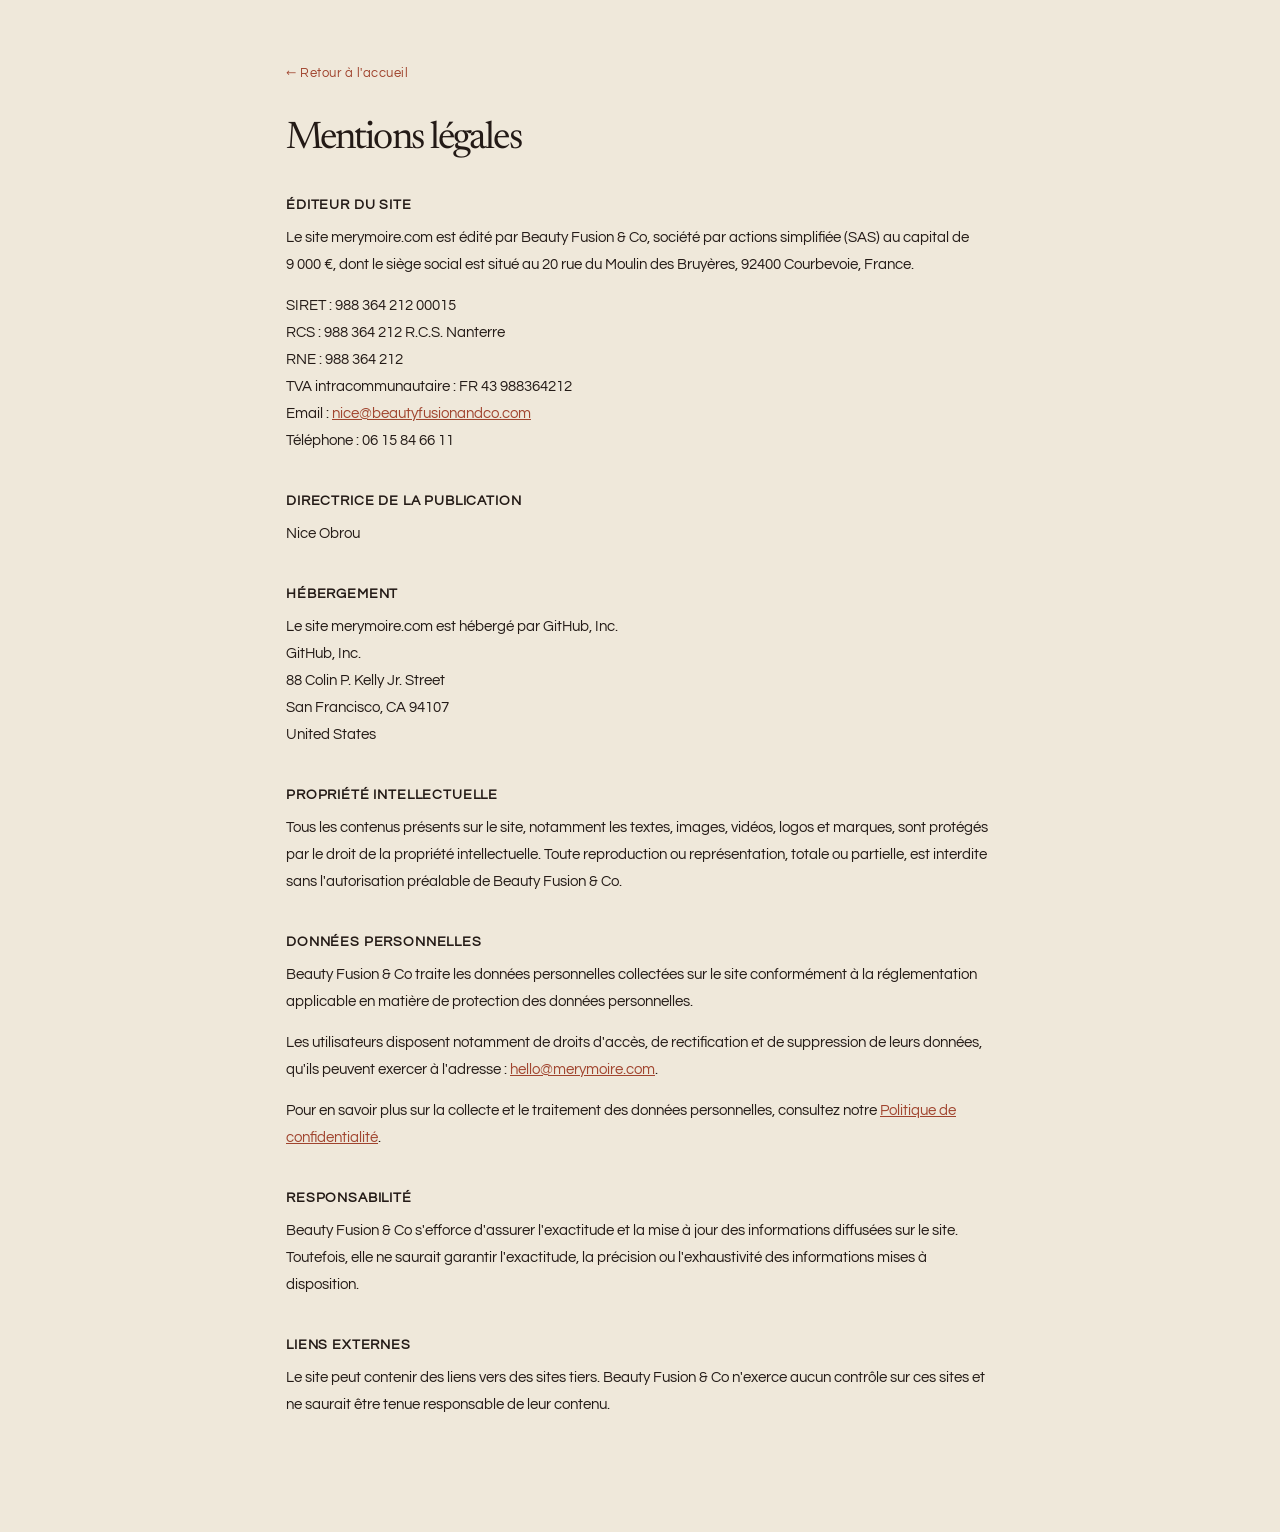
<file: mentions-legales.html>
<!doctype html>
<html lang="fr">
<head>
<meta charset="utf-8">
<meta name="viewport" content="width=device-width, initial-scale=1">
<title>Mentions légales — MERY/MOIRE</title>
<meta name="robots" content="noindex">
<link href="https://fonts.googleapis.com/css2?family=Newsreader:ital,wght@0,400;0,500;1,400&family=Questrial&family=JetBrains+Mono:wght@700&display=swap" rel="stylesheet">
<link rel="stylesheet" href="style.css">
</head>
<body>
<div class="legal-page">
  <a class="back-link" href="index.html">&larr; Retour à l'accueil</a>
  <h1>Mentions légales</h1>

  <h2>Éditeur du site</h2>
  <p>Le site merymoire.com est édité par Beauty Fusion &amp; Co, société par actions simplifiée (SAS) au capital de 9&nbsp;000&nbsp;€, dont le siège social est situé au 20 rue du Moulin des Bruyères, 92400 Courbevoie, France.</p>
  <p>SIRET&nbsp;: 988 364 212 00015<br>
  RCS&nbsp;: 988 364 212 R.C.S. Nanterre<br>
  RNE&nbsp;: 988 364 212<br>
  TVA intracommunautaire&nbsp;: FR 43 988364212<br>
  Email&nbsp;: <a href="mailto:nice@beautyfusionandco.com">nice@beautyfusionandco.com</a><br>
  Téléphone&nbsp;: 06 15 84 66 11</p>

  <h2>Directrice de la publication</h2>
  <p>Nice Obrou</p>

  <h2>Hébergement</h2>
  <p>Le site merymoire.com est hébergé par GitHub, Inc.<br>
  GitHub, Inc.<br>
  88 Colin P. Kelly Jr. Street<br>
  San Francisco, CA 94107<br>
  United States</p>

  <h2>Propriété intellectuelle</h2>
  <p>Tous les contenus présents sur le site, notamment les textes, images, vidéos, logos et marques, sont protégés par le droit de la propriété intellectuelle. Toute reproduction ou représentation, totale ou partielle, est interdite sans l'autorisation préalable de Beauty Fusion &amp; Co.</p>

  <h2>Données personnelles</h2>
  <p>Beauty Fusion &amp; Co traite les données personnelles collectées sur le site conformément à la réglementation applicable en matière de protection des données personnelles.</p>
  <p>Les utilisateurs disposent notamment de droits d'accès, de rectification et de suppression de leurs données, qu'ils peuvent exercer à l'adresse&nbsp;: <a href="mailto:hello@merymoire.com">hello@merymoire.com</a>.</p>
  <p>Pour en savoir plus sur la collecte et le traitement des données personnelles, consultez notre <a href="politique-confidentialite.html">Politique de confidentialité</a>.</p>

  <h2>Responsabilité</h2>
  <p>Beauty Fusion &amp; Co s'efforce d'assurer l'exactitude et la mise à jour des informations diffusées sur le site. Toutefois, elle ne saurait garantir l'exactitude, la précision ou l'exhaustivité des informations mises à disposition.</p>

  <h2>Liens externes</h2>
  <p>Le site peut contenir des liens vers des sites tiers. Beauty Fusion &amp; Co n'exerce aucun contrôle sur ces sites et ne saurait être tenue responsable de leur contenu.</p>
</div>
</body>
</html>
</file>
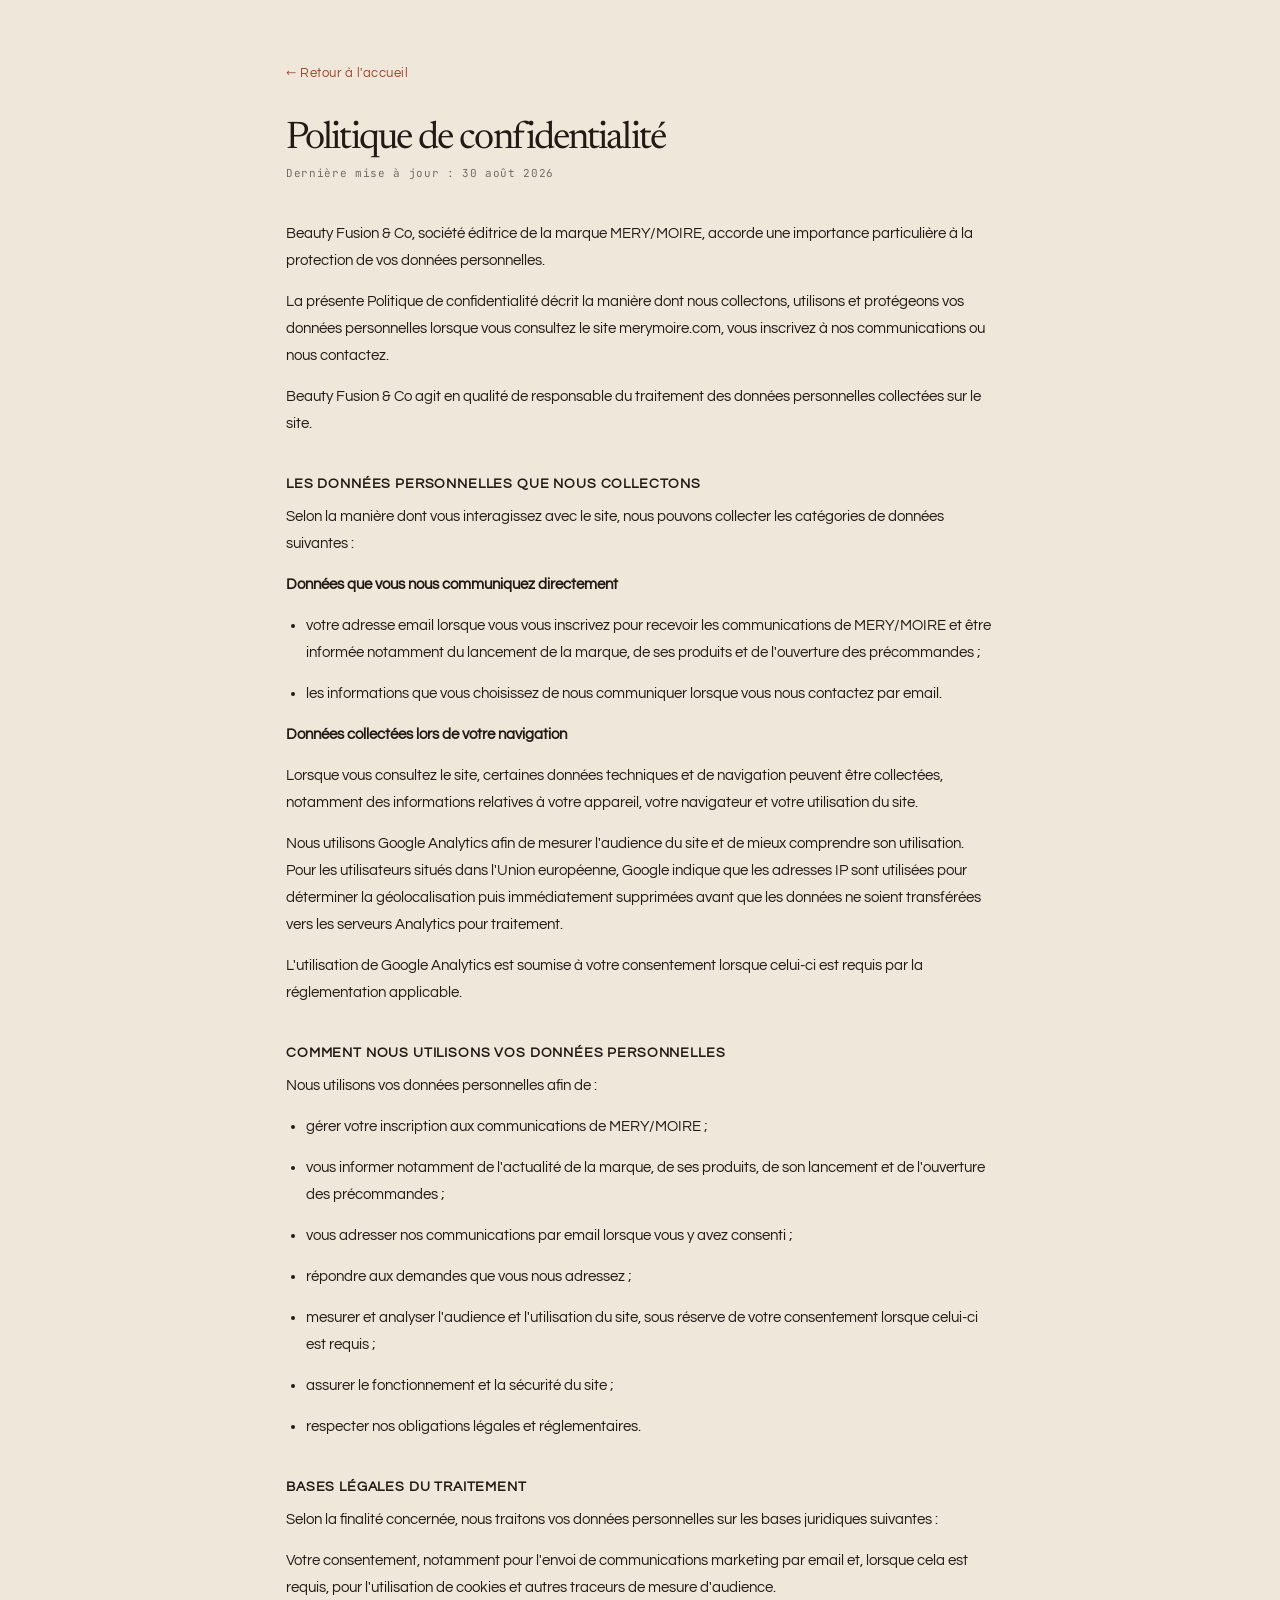
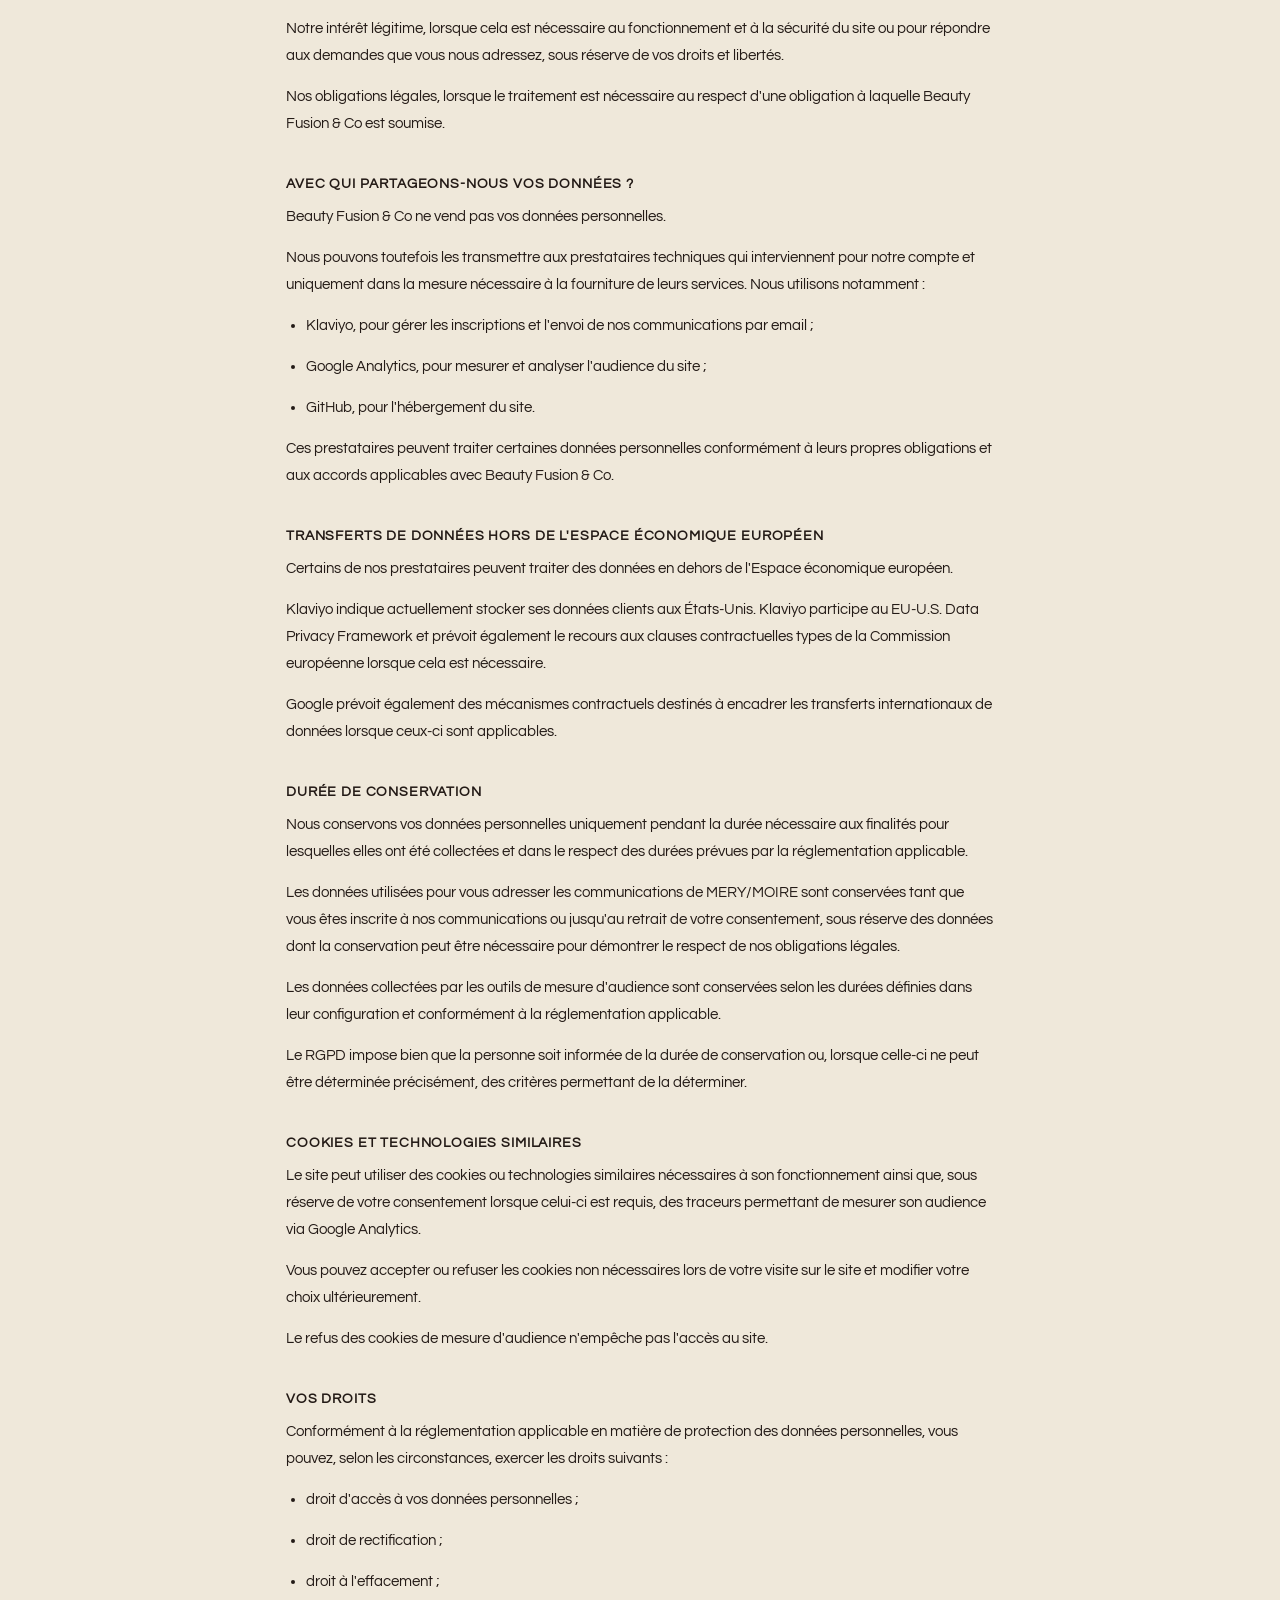
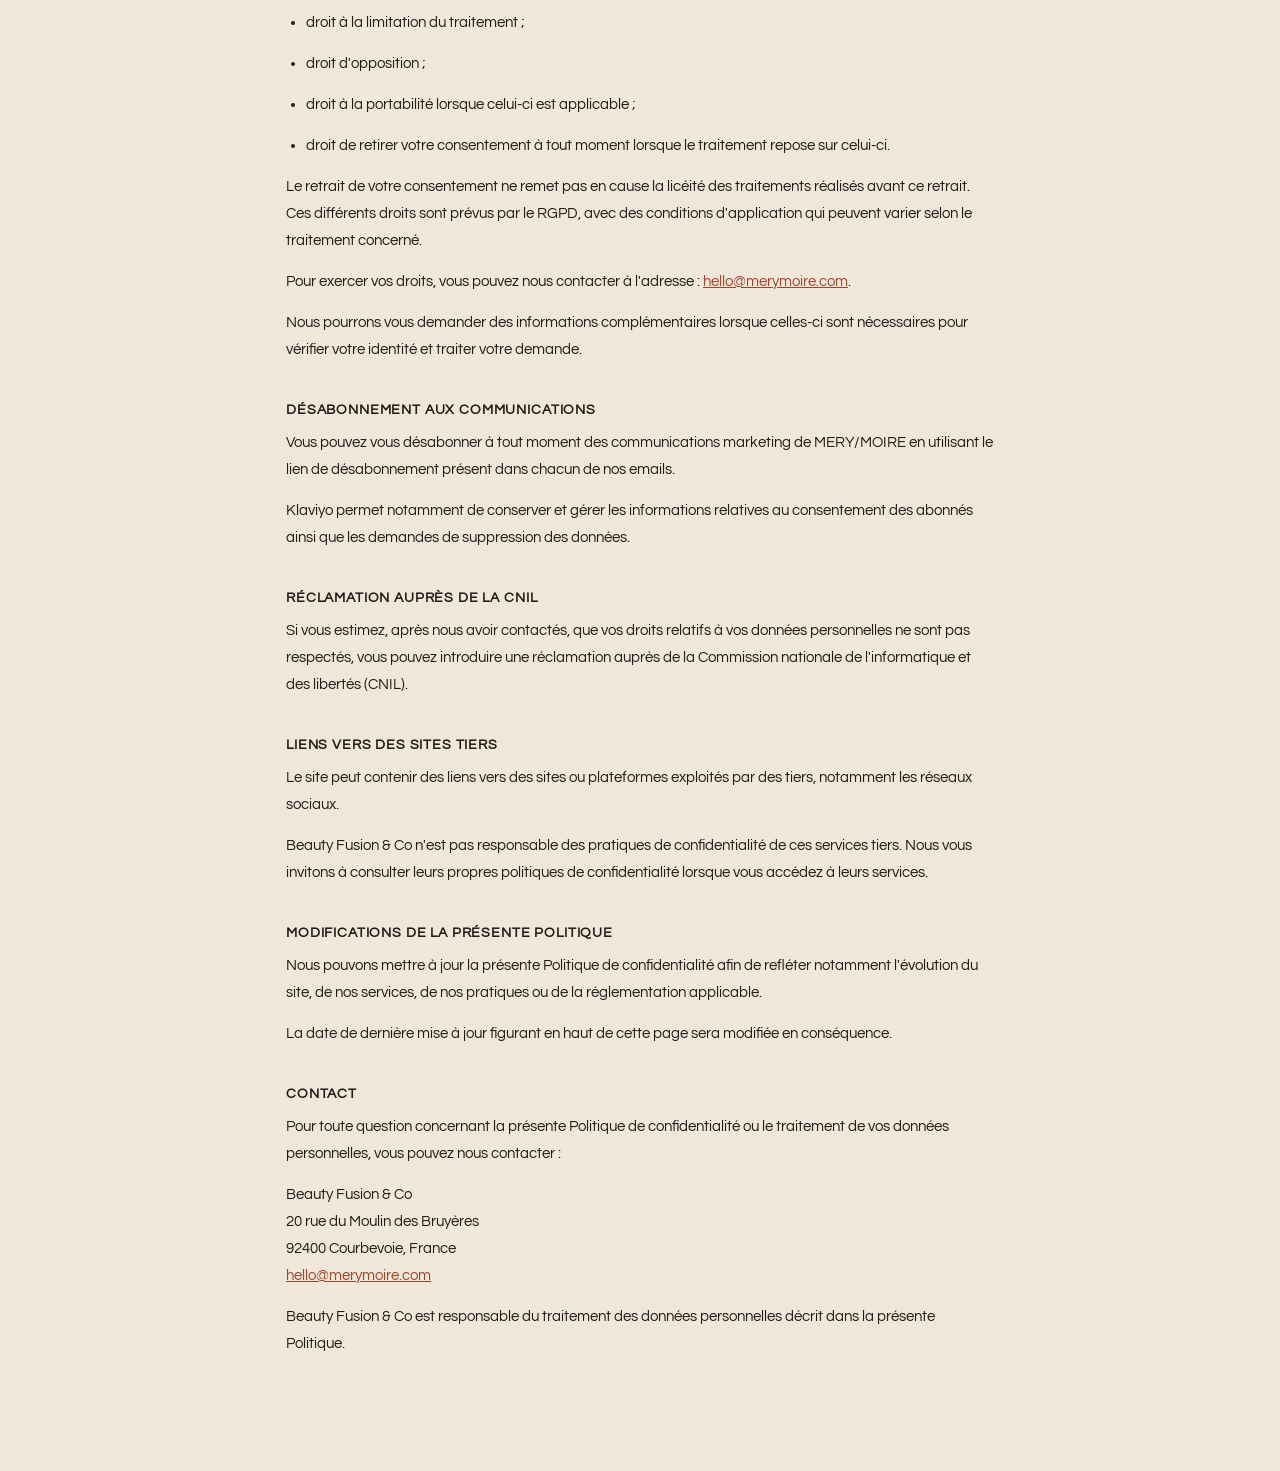
<file: politique-confidentialite.html>
<!doctype html>
<html lang="fr">
<head>
<meta charset="utf-8">
<meta name="viewport" content="width=device-width, initial-scale=1">
<title>Politique de confidentialité — MERY/MOIRE</title>
<meta name="robots" content="noindex">
<link href="https://fonts.googleapis.com/css2?family=Newsreader:ital,wght@0,400;0,500;1,400&family=Questrial&family=JetBrains+Mono:wght@700&display=swap" rel="stylesheet">
<link rel="stylesheet" href="style.css">
</head>
<body>
<div class="legal-page">
  <a class="back-link" href="index.html">&larr; Retour à l'accueil</a>
  <h1>Politique de confidentialité</h1>
  <span class="updated">Dernière mise à jour : 30 août 2026</span>

  <p>Beauty Fusion &amp; Co, société éditrice de la marque MERY/MOIRE, accorde une importance particulière à la protection de vos données personnelles.</p>
  <p>La présente Politique de confidentialité décrit la manière dont nous collectons, utilisons et protégeons vos données personnelles lorsque vous consultez le site merymoire.com, vous inscrivez à nos communications ou nous contactez.</p>
  <p>Beauty Fusion &amp; Co agit en qualité de responsable du traitement des données personnelles collectées sur le site.</p>

  <h2>Les données personnelles que nous collectons</h2>
  <p>Selon la manière dont vous interagissez avec le site, nous pouvons collecter les catégories de données suivantes&nbsp;:</p>

  <p><strong>Données que vous nous communiquez directement</strong></p>
  <ul>
    <li>votre adresse email lorsque vous vous inscrivez pour recevoir les communications de MERY/MOIRE et être informée notamment du lancement de la marque, de ses produits et de l'ouverture des précommandes&nbsp;;</li>
    <li>les informations que vous choisissez de nous communiquer lorsque vous nous contactez par email.</li>
  </ul>

  <p><strong>Données collectées lors de votre navigation</strong></p>
  <p>Lorsque vous consultez le site, certaines données techniques et de navigation peuvent être collectées, notamment des informations relatives à votre appareil, votre navigateur et votre utilisation du site.</p>
  <p>Nous utilisons Google Analytics afin de mesurer l'audience du site et de mieux comprendre son utilisation. Pour les utilisateurs situés dans l'Union européenne, Google indique que les adresses IP sont utilisées pour déterminer la géolocalisation puis immédiatement supprimées avant que les données ne soient transférées vers les serveurs Analytics pour traitement.</p>
  <p>L'utilisation de Google Analytics est soumise à votre consentement lorsque celui-ci est requis par la réglementation applicable.</p>

  <h2>Comment nous utilisons vos données personnelles</h2>
  <p>Nous utilisons vos données personnelles afin de&nbsp;:</p>
  <ul>
    <li>gérer votre inscription aux communications de MERY/MOIRE&nbsp;;</li>
    <li>vous informer notamment de l'actualité de la marque, de ses produits, de son lancement et de l'ouverture des précommandes&nbsp;;</li>
    <li>vous adresser nos communications par email lorsque vous y avez consenti&nbsp;;</li>
    <li>répondre aux demandes que vous nous adressez&nbsp;;</li>
    <li>mesurer et analyser l'audience et l'utilisation du site, sous réserve de votre consentement lorsque celui-ci est requis&nbsp;;</li>
    <li>assurer le fonctionnement et la sécurité du site&nbsp;;</li>
    <li>respecter nos obligations légales et réglementaires.</li>
  </ul>

  <h2>Bases légales du traitement</h2>
  <p>Selon la finalité concernée, nous traitons vos données personnelles sur les bases juridiques suivantes&nbsp;:</p>
  <p>Votre consentement, notamment pour l'envoi de communications marketing par email et, lorsque cela est requis, pour l'utilisation de cookies et autres traceurs de mesure d'audience.</p>
  <p>Notre intérêt légitime, lorsque cela est nécessaire au fonctionnement et à la sécurité du site ou pour répondre aux demandes que vous nous adressez, sous réserve de vos droits et libertés.</p>
  <p>Nos obligations légales, lorsque le traitement est nécessaire au respect d'une obligation à laquelle Beauty Fusion &amp; Co est soumise.</p>

  <h2>Avec qui partageons-nous vos données ?</h2>
  <p>Beauty Fusion &amp; Co ne vend pas vos données personnelles.</p>
  <p>Nous pouvons toutefois les transmettre aux prestataires techniques qui interviennent pour notre compte et uniquement dans la mesure nécessaire à la fourniture de leurs services. Nous utilisons notamment&nbsp;:</p>
  <ul>
    <li>Klaviyo, pour gérer les inscriptions et l'envoi de nos communications par email&nbsp;;</li>
    <li>Google Analytics, pour mesurer et analyser l'audience du site&nbsp;;</li>
    <li>GitHub, pour l'hébergement du site.</li>
  </ul>
  <p>Ces prestataires peuvent traiter certaines données personnelles conformément à leurs propres obligations et aux accords applicables avec Beauty Fusion &amp; Co.</p>

  <h2>Transferts de données hors de l'Espace économique européen</h2>
  <p>Certains de nos prestataires peuvent traiter des données en dehors de l'Espace économique européen.</p>
  <p>Klaviyo indique actuellement stocker ses données clients aux États-Unis. Klaviyo participe au EU-U.S. Data Privacy Framework et prévoit également le recours aux clauses contractuelles types de la Commission européenne lorsque cela est nécessaire.</p>
  <p>Google prévoit également des mécanismes contractuels destinés à encadrer les transferts internationaux de données lorsque ceux-ci sont applicables.</p>

  <h2>Durée de conservation</h2>
  <p>Nous conservons vos données personnelles uniquement pendant la durée nécessaire aux finalités pour lesquelles elles ont été collectées et dans le respect des durées prévues par la réglementation applicable.</p>
  <p>Les données utilisées pour vous adresser les communications de MERY/MOIRE sont conservées tant que vous êtes inscrite à nos communications ou jusqu'au retrait de votre consentement, sous réserve des données dont la conservation peut être nécessaire pour démontrer le respect de nos obligations légales.</p>
  <p>Les données collectées par les outils de mesure d'audience sont conservées selon les durées définies dans leur configuration et conformément à la réglementation applicable.</p>
  <p>Le RGPD impose bien que la personne soit informée de la durée de conservation ou, lorsque celle-ci ne peut être déterminée précisément, des critères permettant de la déterminer.</p>

  <h2>Cookies et technologies similaires</h2>
  <p>Le site peut utiliser des cookies ou technologies similaires nécessaires à son fonctionnement ainsi que, sous réserve de votre consentement lorsque celui-ci est requis, des traceurs permettant de mesurer son audience via Google Analytics.</p>
  <p>Vous pouvez accepter ou refuser les cookies non nécessaires lors de votre visite sur le site et modifier votre choix ultérieurement.</p>
  <p>Le refus des cookies de mesure d'audience n'empêche pas l'accès au site.</p>

  <h2>Vos droits</h2>
  <p>Conformément à la réglementation applicable en matière de protection des données personnelles, vous pouvez, selon les circonstances, exercer les droits suivants&nbsp;:</p>
  <ul>
    <li>droit d'accès à vos données personnelles&nbsp;;</li>
    <li>droit de rectification&nbsp;;</li>
    <li>droit à l'effacement&nbsp;;</li>
    <li>droit à la limitation du traitement&nbsp;;</li>
    <li>droit d'opposition&nbsp;;</li>
    <li>droit à la portabilité lorsque celui-ci est applicable&nbsp;;</li>
    <li>droit de retirer votre consentement à tout moment lorsque le traitement repose sur celui-ci.</li>
  </ul>
  <p>Le retrait de votre consentement ne remet pas en cause la licéité des traitements réalisés avant ce retrait. Ces différents droits sont prévus par le RGPD, avec des conditions d'application qui peuvent varier selon le traitement concerné.</p>
  <p>Pour exercer vos droits, vous pouvez nous contacter à l'adresse&nbsp;: <a href="mailto:hello@merymoire.com">hello@merymoire.com</a>.</p>
  <p>Nous pourrons vous demander des informations complémentaires lorsque celles-ci sont nécessaires pour vérifier votre identité et traiter votre demande.</p>

  <h2>Désabonnement aux communications</h2>
  <p>Vous pouvez vous désabonner à tout moment des communications marketing de MERY/MOIRE en utilisant le lien de désabonnement présent dans chacun de nos emails.</p>
  <p>Klaviyo permet notamment de conserver et gérer les informations relatives au consentement des abonnés ainsi que les demandes de suppression des données.</p>

  <h2>Réclamation auprès de la CNIL</h2>
  <p>Si vous estimez, après nous avoir contactés, que vos droits relatifs à vos données personnelles ne sont pas respectés, vous pouvez introduire une réclamation auprès de la Commission nationale de l'informatique et des libertés (CNIL).</p>

  <h2>Liens vers des sites tiers</h2>
  <p>Le site peut contenir des liens vers des sites ou plateformes exploités par des tiers, notamment les réseaux sociaux.</p>
  <p>Beauty Fusion &amp; Co n'est pas responsable des pratiques de confidentialité de ces services tiers. Nous vous invitons à consulter leurs propres politiques de confidentialité lorsque vous accédez à leurs services.</p>

  <h2>Modifications de la présente Politique</h2>
  <p>Nous pouvons mettre à jour la présente Politique de confidentialité afin de refléter notamment l'évolution du site, de nos services, de nos pratiques ou de la réglementation applicable.</p>
  <p>La date de dernière mise à jour figurant en haut de cette page sera modifiée en conséquence.</p>

  <h2>Contact</h2>
  <p>Pour toute question concernant la présente Politique de confidentialité ou le traitement de vos données personnelles, vous pouvez nous contacter&nbsp;:</p>
  <p>Beauty Fusion &amp; Co<br>
  20 rue du Moulin des Bruyères<br>
  92400 Courbevoie, France<br>
  <a href="mailto:hello@merymoire.com">hello@merymoire.com</a></p>
  <p>Beauty Fusion &amp; Co est responsable du traitement des données personnelles décrit dans la présente Politique.</p>
</div>
</body>
</html>
</file>
<file: style.css>
/* ==========================================================================
   MERY/MOIRE — Landing page
   Charte : Royal Blue #243084 / Écru #EFE8DA / Terre cuivrée #A0442E /
            Ambre #FBEA9D / Chlorophylle #94C19A / Lagune #95C3D7 / Écorce #231A16
   Typo   : Newsreader (titres, romain) / Questrial (corps, boutons) / JetBrains Mono (data)
   ========================================================================== */

:root{
  --royal-blue:#243084;
  --ecru:#EFE8DA;
  --cuivre:#A0442E;
  --ambre:#FBEA9D;
  --chlorophylle:#94C19A;
  --lagune:#95C3D7;
  --ecorce:#231A16;

  --font-serif:'Newsreader', Georgia, 'Times New Roman', serif;
  --font-sans:'Questrial', Arial, Helvetica, sans-serif;
  --font-mono:'JetBrains Mono', 'Courier New', monospace;

  --section-pad-x: 96px;
  --section-pad-x-mobile: 26px;
}

*{box-sizing:border-box}
html,body{margin:0;padding:0}
body{
  font-family:var(--font-sans);
  color:var(--ecorce);
  background:var(--ecru);
  -webkit-font-smoothing:antialiased;
}
img{display:block;max-width:100%;border:0}
a{color:inherit}
button{font-family:inherit;cursor:pointer}

.br-mobile{display:none}
.br-desktop{display:inline}

@media (prefers-reduced-motion: reduce){
  *{animation-duration:0.001ms !important; transition-duration:0.001ms !important; scroll-behavior:auto !important}
}
a:focus-visible, button:focus-visible, input:focus-visible{
  outline:2px solid var(--royal-blue);
  outline-offset:3px;
}

/* --------------------------------------------------------------------------
   Bandeau déroulant
   -------------------------------------------------------------------------- */
.ticker{position:sticky;top:0;z-index:40;height:30px;overflow:hidden;background:var(--ecorce);white-space:nowrap}
.ticker__track{display:inline-flex;align-items:center;height:30px;animation:ticker-scroll 22s linear infinite;will-change:transform}
.ticker__item{font-family:var(--font-mono);font-weight:700;font-size:11px;letter-spacing:0.14em;color:var(--ecru);padding:0 28px;white-space:nowrap}
@keyframes ticker-scroll{from{transform:translateX(0)}to{transform:translateX(-50%)}}

/* --------------------------------------------------------------------------
   Scroll-snap
   -------------------------------------------------------------------------- */
.scroll-container{height:calc(100dvh - 30px);overflow-y:scroll;scroll-snap-type:y mandatory;scroll-behavior:smooth}
.panel{
  min-height:calc(100dvh - 30px);
  scroll-snap-align:start;
  scroll-snap-stop:always;
  display:flex;
  flex-direction:column;
  justify-content:center;
  padding:64px var(--section-pad-x);
  position:relative;
}
.panel--auto{min-height:auto;padding-top:88px;padding-bottom:88px}
.panel--compact{min-height:auto;padding-top:56px;padding-bottom:40px}
.panel--blue{background:var(--royal-blue);color:var(--ecru)}
.panel--ecru{background:var(--ecru);color:var(--ecorce)}
.panel--cuivre{background:var(--cuivre);color:var(--ecru)}

/* Typo commune */
.eyebrow{font-family:var(--font-sans);font-size:13px;font-weight:700;letter-spacing:0.4em;text-transform:uppercase;margin:0 0 20px 0;line-height:1.6}
.eyebrow--small{font-size:12px;letter-spacing:0.14em;margin:22px 0 0 0}
.eyebrow--ecru{color:var(--ecru);opacity:0.85}
.eyebrow--mono{font-family:var(--font-mono);letter-spacing:0.14em}

h1.title, .title-h1{
  font-family:var(--font-serif);font-weight:400;font-style:normal;
  letter-spacing:-0.1em;line-height:1.12;font-size:56px;margin:0 0 24px 0;
}
.title-h1--cuivre{color:var(--cuivre)}
.title-h1--oneline{white-space:nowrap;font-size:clamp(22px, 3.8vw, 50px)}
.hero-intro{font-family:var(--font-serif);font-weight:400;letter-spacing:-0.1em;font-size:20px;line-height:1.3;margin:0 0 28px 0;max-width:480px}
.hero-tagline{margin-top:0}
.hero-simplicity-note{font-family:var(--font-sans);font-size:16px;line-height:1.5;margin:6px 0 0 0}

p.body-text, .body-text{font-family:var(--font-sans);font-size:16px;line-height:1.65;margin:0 0 18px 0;max-width:560px}
.body-text strong{font-weight:700}

.badge{
  display:inline-block;font-family:var(--font-mono);font-weight:700;font-size:12px;
  padding:10px 18px;border-radius:999px;margin:0 0 18px 0;
}
.badge--ecru-fill{background:var(--ecru);color:var(--royal-blue);border:1px solid var(--ecru);letter-spacing:0.02em;font-size:13px}
.badge--royal{border:1px solid var(--royal-blue);color:var(--royal-blue);background:transparent;text-transform:uppercase;letter-spacing:0.04em;margin-top:8px}

.claim-lines{margin:16px 0 14px 0}
.claim-lines p{margin:0 0 6px 0}
.claim-lines--conclusion{margin:10px 0 0 0}
.claim-strong{font-family:var(--font-serif);font-weight:500;font-size:24px;line-height:1.2;letter-spacing:-0.02em;color:var(--ecorce)}
.claim-strong--conclusion{font-weight:400;font-size:17px;opacity:0.75}
.claim-highlight{color:var(--cuivre)}
.claim-lines p.italic{font-family:var(--font-serif);font-style:italic;font-size:16px;color:var(--ecorce);opacity:0.85}

.tag-bar{
  display:flex;flex-wrap:wrap;gap:2px;
  background:var(--ecru);
  margin-top:24px;
}
.tag-bar span{
  font-family:var(--font-mono);font-weight:700;font-size:10px;letter-spacing:0.06em;text-transform:uppercase;
  color:var(--royal-blue);
  background:var(--lagune);
  flex:1;
  display:flex;align-items:center;justify-content:center;text-align:center;
  padding:14px 12px;
}

/* --------------------------------------------------------------------------
   Formulaire email
   -------------------------------------------------------------------------- */
.email-form{display:flex;gap:0;max-width:480px;margin:20px 0 14px 0;flex-wrap:wrap}
.email-form input[type="email"]{flex:1 1 240px;padding:18px 24px;border:1px solid currentColor;background:transparent;color:inherit;font-family:var(--font-sans);font-size:14px;border-radius:999px 0 0 999px}
.email-form input[type="email"]::placeholder{color:currentColor;opacity:0.6}
.btn-primary{padding:18px 30px;background:var(--ambre);color:var(--royal-blue);border:none;font-family:var(--font-sans);font-size:13px;font-weight:700;letter-spacing:0.14em;text-transform:uppercase;border-radius:0 999px 999px 0;white-space:nowrap}
.btn-primary:hover{background:#f5e07c}
.form-note{opacity:0.9}
.form-status{font-family:var(--font-sans);font-size:12px;margin-top:10px;min-height:16px}
.consent-note{font-family:var(--font-sans);font-size:11px;line-height:1.5;opacity:0.65;margin-top:8px;max-width:420px}
.consent-note a{color:inherit;text-decoration:underline}

/* Formulaire empilé (hero + CTA final), fidèle à la maquette : deux pilules pleines, l'une sous l'autre */
.email-form--stacked{flex-direction:column;max-width:480px;gap:14px}
.email-form--stacked input[type="email"]{
  flex:none;width:100%;border-radius:999px;
}
.email-form--stacked .btn-primary{
  border-radius:999px;width:100%;text-align:center;
}

/* --------------------------------------------------------------------------
   Hero (section 1) — une seule couche : image en fond, tout le texte
   posé dessus en flux normal (structure volontairement simple et robuste)
   -------------------------------------------------------------------------- */
.panel--hero{padding:0;overflow:hidden;color:var(--ecru);display:flex;flex-direction:column;justify-content:flex-end}

.hero-media{position:absolute;inset:0;z-index:0}
.hero-bg{width:100%;height:100%;object-fit:cover;object-position:center center}
.hero-scrim{
  position:absolute;inset:0;
  background:linear-gradient(90deg, rgba(36,48,132,0.6) 0%, rgba(36,48,132,0.2) 45%, rgba(36,48,132,0) 65%);
}

.hero-logo-bar{position:absolute;top:32px;left:0;right:0;display:flex;justify-content:center;z-index:2}
.hero-logo-bar img{height:18px;width:auto;filter:brightness(0) invert(1)}
.hero-logo-bar--left{position:static;justify-content:flex-start;margin-bottom:20px}
.hero-logo-bar--left img{filter:none}

.hero-copy{
  position:relative;z-index:1;
  max-width:720px;
  padding:110px var(--section-pad-x) 56px var(--section-pad-x);
}
.hero-highlight-inline{color:var(--ambre);font-weight:700}
.hero-copy .badge{margin-right:10px;margin-bottom:4px}
.hero-copy .title-h1{margin-bottom:6px}
.hero-copy .hero-intro,
.hero-copy .body-text,
.hero-copy .form-note,
.hero-copy .consent-note,
.hero-copy .eyebrow{white-space:nowrap;max-width:none}
.hero-copy .email-form{max-width:528px}

/* --------------------------------------------------------------------------
   Section 2 — Comprendre le produit
   -------------------------------------------------------------------------- */
#produit .intro-grid{
  display:grid;
  grid-template-columns:1.1fr 0.9fr;
  grid-template-areas:"head visual" "body visual";
  column-gap:48px;row-gap:0;
  align-items:stretch;
  margin-bottom:32px;
  padding-top:10px;
}
.intro-head{grid-area:head;align-self:end;padding-bottom:14px}
.intro-body{grid-area:body}
.intro-visual{grid-area:visual;border:1px solid var(--ecorce);overflow:hidden;height:100%}
.intro-visual img{width:100%;height:100%;object-fit:cover;display:block}

.carousel{position:relative}
.carousel__track{display:flex;gap:24px;overflow-x:auto;scroll-snap-type:x mandatory;padding-bottom:8px;-webkit-overflow-scrolling:touch;scrollbar-width:thin}
.carousel__track::-webkit-scrollbar{height:6px}
.carousel__track::-webkit-scrollbar-thumb{background:var(--cuivre);border-radius:4px}

.complex-card{flex:0 0 calc(33.333% - 16px);scroll-snap-align:start;background:var(--ecru);border:1px solid var(--ecorce)}
.complex-card__img{aspect-ratio:16/9;overflow:hidden}
.complex-card__img img{width:100%;height:100%;object-fit:cover;display:block}
.complex-card__body{padding:18px}
.complex-card .eyebrow{font-size:10px;letter-spacing:0.4em;color:var(--cuivre);margin-bottom:6px}
.complex-card h3{font-family:var(--font-serif);font-weight:400;font-size:22px;letter-spacing:-0.02em;margin:0 0 6px 0}
.complex-card .mono-tag{font-family:var(--font-mono);font-weight:700;font-size:10px;letter-spacing:0.06em;color:var(--royal-blue);display:block;margin-bottom:8px}
.complex-card p{font-size:13px;line-height:1.6;margin:0}

.carousel__nav{display:flex;gap:10px;margin-top:18px}
.carousel__nav button{width:36px;height:36px;border-radius:50%;border:1px solid var(--ecorce);background:transparent;font-size:16px;display:flex;align-items:center;justify-content:center}
.carousel__nav button:hover{background:var(--ecorce);color:var(--ecru)}
/* Les 3 complexes tiennent déjà entièrement à l'écran desktop : pas besoin de flèches */
#complexesTrack + .carousel__nav{display:none}

/* --------------------------------------------------------------------------
   Section 3 — La preuve
   -------------------------------------------------------------------------- */
#preuve .stats-grid{display:grid;grid-template-columns:repeat(3,1fr);gap:0;border-top:1px solid rgba(239,232,218,0.4);padding-top:52px;margin-top:36px}
.stat{padding-right:32px;border-right:1px solid rgba(239,232,218,0.3)}
.stat:last-child{border-right:none}
.stat .stat-number{font-family:var(--font-serif);font-weight:400;font-size:76px;letter-spacing:-0.1em;line-height:1}
.stat .stat-number .pct{font-size:34px;letter-spacing:0}
.stat p{font-family:var(--font-sans);font-size:16px;line-height:1.7;margin-top:16px;max-width:280px}
.footnote-mono{font-family:var(--font-mono);font-size:9px;letter-spacing:0.04em;opacity:0.7;margin-top:44px}
.footnote-mono--footer{
  position:relative;z-index:1;
  align-self:stretch;
  text-align:center;
  padding:14px var(--section-pad-x) 20px var(--section-pad-x);
  margin:0 calc(var(--section-pad-x) * -1) calc(var(--section-pad-x) * -1) calc(var(--section-pad-x) * -1);
  background:var(--ecru);color:var(--ecorce);opacity:0.55;
}

/* --------------------------------------------------------------------------
   Section 4 — Utilisation
   -------------------------------------------------------------------------- */
#utilisation .steps-grid{display:grid;grid-template-columns:1fr 1fr;gap:36px;align-items:center;margin-top:20px}
.steps-list{list-style:none;margin:0;padding:0}
.steps-list li{display:flex;gap:18px;padding:10px 0;border-bottom:1px solid rgba(35,26,22,0.15)}
.steps-list li:first-child{border-top:1px solid rgba(35,26,22,0.15)}
.steps-list .step-num{font-family:var(--font-mono);font-weight:700;font-size:13px;color:var(--cuivre);min-width:30px}
.steps-list .step-label{font-family:var(--font-mono);font-weight:700;font-size:13px;letter-spacing:0.06em;display:block;margin-bottom:4px}
.steps-list p{font-family:var(--font-sans);font-size:14px;margin:0}
.gif-visual{
  display:block;width:auto;max-width:100%;height:460px;aspect-ratio:9/16;
  object-fit:cover;border-radius:4px;margin:0 auto;
}

/* --------------------------------------------------------------------------
   Section 5 — Verbatims
   -------------------------------------------------------------------------- */
#verbatims .verbatims-header{display:flex;justify-content:space-between;align-items:baseline;flex-wrap:wrap;gap:12px}
.verbatims-counter{font-family:var(--font-mono);font-size:11px;letter-spacing:0.1em;color:var(--cuivre)}
.verbatim-card{
  flex:0 0 calc(33.333% - 16px);scroll-snap-align:start;background:var(--ecru);
  border:1px solid rgba(35,26,22,0.25);padding:26px;min-height:220px;
  display:flex;flex-direction:column;justify-content:space-between;
}
.verbatim-card--highlight{background:var(--ambre);border-color:var(--ambre)}
.verbatim-card .eyebrow{font-size:10px;letter-spacing:0.1em;color:var(--cuivre);margin-bottom:14px}
.verbatim-card blockquote{font-family:var(--font-serif);font-size:18px;line-height:1.5;margin:0}

/* --------------------------------------------------------------------------
   Section 6 — La marque : photo plein fond, tout le contenu centré et
   groupé (logo + titre + texte) pour se lire comme un seul bloc
   -------------------------------------------------------------------------- */
.panel--marque{padding:64px var(--section-pad-x);overflow:hidden;display:flex;flex-direction:column;justify-content:center;align-items:center}
.marque-scrim{background:linear-gradient(180deg, rgba(36,48,132,0.35) 0%, rgba(36,48,132,0.55) 50%, rgba(36,48,132,0.75) 100%)}
.marque-copy{position:relative;z-index:1;max-width:700px;width:100%;text-align:center;margin:0 auto}
.marque-logo{margin-bottom:16px;display:flex;justify-content:center;align-items:center}
.marque-logo img{height:36px;width:auto;filter:brightness(0) invert(1)}
.marque-copy h2{font-family:var(--font-serif);font-weight:400;font-size:50px;letter-spacing:-0.1em;line-height:1.15;margin:0 0 14px 0}
.tagline-italic{font-family:var(--font-serif);font-style:italic;font-size:25px;line-height:1.4;margin:0 0 14px 0}
.tagline-italic--bold{font-weight:600}
.marque-copy .body-text{max-width:none;margin-left:auto;margin-right:auto;font-size:18px;margin-bottom:12px}
.marque-closing-badge{margin-top:4px;font-size:14px;padding:12px 20px}
.marque-line-nowrap{white-space:nowrap}
#marque .hero-bg{object-position:center 62%}

/* --------------------------------------------------------------------------
   Section 7 — CTA final + footer (section distincte)
   -------------------------------------------------------------------------- */
.panel--precommande{
  background:var(--ecorce);
  color:var(--ecru);
  padding:0;
  position:relative;
  min-height:auto;
  justify-content:flex-start;
}
.precommande-band{
  position:relative;
  flex:1 0 auto;
  min-height:33vh;
  width:100%;
  display:flex;
  align-items:center;
  justify-content:center;
  padding:36px var(--section-pad-x);
  background-image:url('https://d3k81ch9hvuctc.cloudfront.net/company/SczpWt/images/fee3a26d-f531-425e-9d59-338bd249cf87.jpeg');
  background-size:cover;
  background-position:center;
}
/* Pas de voile global sur l'image — seul l'encart a son propre fond sombre pour la lisibilité du texte */
.precommande-center{
  width:100%;
  display:flex;
  align-items:center;
  justify-content:center;
  position:relative;
  z-index:1;
}
.precommande-inner{
  border:1px solid var(--ecru);
  background:rgba(35,26,22,0.55);
  padding:28px 36px;
  max-width:560px;
}
.precommande-inner h3{font-family:var(--font-serif);font-weight:400;font-size:26px;letter-spacing:-0.04em;margin:0 0 8px 0}
.precommande-inner p{font-size:13px;margin:0;opacity:0.9}
.precommande-inner .email-form{margin-top:22px}

.site-footer{
  position:relative;
  z-index:1;
  align-self:stretch;
  margin:0 calc(var(--section-pad-x) * -1);
  background:var(--ecru);color:var(--ecorce);
  padding:28px var(--section-pad-x);
  display:flex;justify-content:space-between;align-items:center;flex-wrap:wrap;gap:14px;
}
.site-footer .logo-mark{font-family:var(--font-sans);font-weight:700;letter-spacing:0.2em;font-size:15px}
.site-footer nav{display:flex;flex-wrap:wrap;align-items:center;gap:0}
.site-footer nav a{font-family:var(--font-sans);font-size:12px;letter-spacing:0.04em;margin-right:22px;text-decoration:none;opacity:0.8}
.site-footer nav a:hover{opacity:1;text-decoration:underline}
.footer-social,.footer-legal{display:flex;flex-wrap:wrap}
.site-footer small{font-family:var(--font-sans);font-size:11px;opacity:0.6}

/* --------------------------------------------------------------------------
   Barre sticky de conversion
   -------------------------------------------------------------------------- */
.sticky-cta{
  position:fixed;left:0;right:0;bottom:0;z-index:50;
  background:var(--ecorce);color:var(--ecru);
  padding:14px var(--section-pad-x);
  display:flex;align-items:center;justify-content:space-between;gap:20px;
  transform:translateY(100%);transition:transform 0.3s ease;
}
.sticky-cta.is-visible{transform:translateY(0)}
.sticky-cta p{font-family:var(--font-mono);font-weight:700;font-size:11px;letter-spacing:0.06em;margin:0;text-transform:uppercase}
.sticky-cta .btn-primary{padding:12px 22px;font-size:11px;border-radius:2px}
.sticky-cta__close{
  position:absolute;top:6px;right:6px;
  background:transparent;border:none;color:var(--ecru);opacity:0.6;
  font-size:16px;line-height:1;padding:6px;display:none;
}

/* --------------------------------------------------------------------------
   Pop-in de confirmation d'inscription
   -------------------------------------------------------------------------- */
.signup-modal{
  position:fixed;inset:0;z-index:70;
  display:flex;align-items:center;justify-content:center;
  padding:20px;
}
.signup-modal[hidden]{display:none}
.signup-modal__backdrop{
  position:absolute;inset:0;
  background:rgba(35,26,22,0.55);
}
.signup-modal__box{
  position:relative;z-index:1;
  background:var(--royal-blue);
  color:var(--ecru);
  border:1px solid var(--ecru);
  max-width:420px;width:100%;
  padding:40px 36px;
  text-align:left;
}
.signup-modal__box h3{
  font-family:var(--font-serif);font-weight:400;font-size:28px;
  letter-spacing:-0.04em;margin:0 0 12px 0;
}
.signup-modal__box p{font-family:var(--font-sans);font-size:14px;line-height:1.6;margin:0;opacity:0.9}
.signup-modal__close{
  position:absolute;top:14px;right:14px;
  background:transparent;border:none;color:var(--ecru);
  font-size:20px;line-height:1;padding:8px;opacity:0.7;
}
.signup-modal__close:hover{opacity:1}

@media (max-width:900px){
  .signup-modal__box{padding:30px 26px}
  .signup-modal__box h3{font-size:24px}
}

/* --------------------------------------------------------------------------
   Bandeau cookies
   -------------------------------------------------------------------------- */
.cookie-banner{position:fixed;left:20px;right:20px;bottom:20px;max-width:560px;margin:0 auto;background:var(--ecru);border:1px solid var(--ecorce);padding:22px 24px;z-index:60;box-shadow:0 8px 30px rgba(0,0,0,0.18)}
.cookie-banner[hidden]{display:none}
.cookie-banner p{font-family:var(--font-sans);font-size:13px;line-height:1.6;margin:0 0 16px 0}
.cookie-banner__actions{display:flex;gap:12px;flex-wrap:wrap}
.cookie-banner__actions button{font-family:var(--font-sans);font-size:12px;font-weight:700;letter-spacing:0.06em;text-transform:uppercase;padding:12px 18px;border:1px solid var(--ecorce);background:transparent}
.cookie-banner__actions .btn-accept{background:var(--ambre);border-color:var(--ambre)}

/* --------------------------------------------------------------------------
   Pages légales
   -------------------------------------------------------------------------- */
.legal-page{max-width:760px;margin:0 auto;padding:64px 26px 100px 26px}
.legal-page .back-link{font-family:var(--font-sans);font-size:13px;letter-spacing:0.04em;text-decoration:none;color:var(--cuivre);display:inline-block;margin-bottom:40px}
.legal-page .back-link:hover{text-decoration:underline}
.legal-page h1{font-family:var(--font-serif);font-weight:400;font-size:38px;letter-spacing:-0.05em;margin:0 0 8px 0}
.legal-page .updated{font-family:var(--font-mono);font-size:11px;letter-spacing:0.06em;opacity:0.6;margin-bottom:40px;display:block}
.legal-page h2{font-family:var(--font-sans);font-size:14px;font-weight:700;letter-spacing:0.06em;text-transform:uppercase;margin:40px 0 12px 0}
.legal-page p, .legal-page li{font-family:var(--font-sans);font-size:15px;line-height:1.8;margin:0 0 14px 0}
.legal-page ul{padding-left:20px;margin:0 0 14px 0}
.legal-page a{color:var(--cuivre)}

/* ==========================================================================
   Responsive
   ========================================================================== */
@media (max-width:900px){
  :root{--section-pad-x:22px}
  .br-mobile{display:inline}
  .br-desktop{display:none}

  .panel{padding:48px var(--section-pad-x-mobile)}
  .panel--auto{padding-top:64px;padding-bottom:64px;min-height:calc(100dvh - 30px)}
  .panel--compact{padding-top:24px;padding-bottom:16px;min-height:calc(100dvh - 30px)}

  /* HERO mobile : contenu ancré juste sous le logo (plus de trou en haut),
     tailles remontées pour occuper l'espace disponible. */
  .panel--hero{justify-content:flex-start;padding-bottom:0}
  .hero-logo-bar{top:10px}
  .hero-logo-bar img{height:14px}
  .hero-bg{object-position:42% 50%;transform:scale(1.3);transform-origin:42% 50%}
  .hero-scrim{background:linear-gradient(180deg, rgba(36,48,132,0.05) 30%, rgba(36,48,132,0.94) 78%)}
  .hero-copy{
    max-width:100%;
    padding:48px 16px 14px 16px;
  }
  .hero-copy .eyebrow{margin-bottom:12px;font-size:12px;letter-spacing:0.05em;line-height:1.5;white-space:nowrap}
  .hero-copy h1.title,.hero-copy .title-h1{margin-bottom:14px;font-size:44px;line-height:1.15}
  .hero-copy .title-h1--oneline{font-size:clamp(22px, 8vw, 44px)}
  .hero-copy .hero-intro{font-size:18px;margin-bottom:20px;white-space:normal}
  .hero-copy .body-text{margin-bottom:6px;font-size:17px;line-height:1.6;white-space:nowrap}
  .hero-copy .badge{margin-top:14px;margin-bottom:0;font-size:12px;padding:12px 16px;white-space:nowrap}
  .hero-copy .hero-simplicity-note{font-size:16px;margin-top:4px}
  .hero-copy .eyebrow--small{margin-top:14px;font-size:12px;letter-spacing:0.02em;line-height:1.5;white-space:nowrap}
  .hero-copy .email-form{margin:14px 0 8px 0;gap:10px}
  .hero-copy .consent-note{white-space:normal}
  .hero-copy .email-form input[type="email"]{padding:14px 18px;font-size:14px}
  .hero-copy .btn-primary{padding:14px 18px;font-size:12px}
  h1.title,.title-h1{font-size:34px}
  .eyebrow{font-size:12px;letter-spacing:0.2em}

  #produit .intro-grid{grid-template-columns:1fr;grid-template-areas:"head" "visual" "body";row-gap:24px}
  .intro-head{align-self:auto;padding-bottom:0}
  .intro-visual{aspect-ratio:2/1;height:auto}
  #produit .body-text{margin-bottom:8px;line-height:1.45}
  #produit .eyebrow{margin-bottom:6px}
  #produit h1{margin-bottom:6px}
  #produit .badge--royal{margin-top:2px}
  #produit .claim-lines--conclusion{margin-top:6px}
  .complex-card{flex:0 0 100%}

  /* Complexes : simple empilement (3 cartes, pas besoin de swipe) */
  #complexesTrack{scroll-snap-type:none;overflow-x:visible;flex-direction:column}

  /* Verbatims : le swipe horizontal reste actif sur mobile (12 cartes), sans flèches (le geste suffit) */
  #verbatimsTrack{flex-direction:row}
  .verbatim-card{flex:0 0 88%}
  .carousel__nav{display:none}
  .carousel__nav--verbatims{display:flex}

  #preuve .stats-grid{grid-template-columns:1fr;gap:28px}
  .stat{border-right:none;border-bottom:1px solid rgba(239,232,218,0.3);padding:0 0 24px 0}

  #utilisation .steps-grid{grid-template-columns:1fr;gap:14px;margin-top:10px}
  #utilisation .eyebrow{margin-bottom:8px}
  #utilisation h1{margin-bottom:8px}
  .steps-list li{padding:6px 0}
  .gif-visual{height:195px}
  .gif-placeholder--order-first{order:-1}
  .tag-bar{flex-direction:row;margin-top:12px}
  .tag-bar span{flex:1 1 45%;font-size:9px;padding:6px 4px}

  .panel--marque{padding:32px var(--section-pad-x-mobile)}
  .marque-copy{max-width:100%}
  .marque-line-nowrap{white-space:normal}
  .marque-logo{margin-bottom:6px}
  .marque-logo img{height:16px}
  .marque-copy h2{font-size:30px;margin-bottom:14px}
  .tagline-italic{font-size:19px;margin-bottom:14px}
  .marque-copy .body-text{font-size:15px;line-height:1.55;margin-bottom:14px}
  .marque-closing-badge{font-size:11px;padding:10px 14px;white-space:normal;margin-top:4px}
  .marque-scrim{background:linear-gradient(180deg, rgba(36,48,132,0.4) 0%, rgba(36,48,132,0.6) 50%, rgba(36,48,132,0.8) 100%)}

  .precommande-inner h3{font-size:19px;white-space:nowrap}
  .precommande-inner{padding:20px 20px}
  .precommande-band{min-height:38vh;padding:24px var(--section-pad-x-mobile)}

  .site-footer{padding:24px var(--section-pad-x-mobile)}
  .site-footer nav{flex-direction:column;align-items:flex-start;gap:8px}
  .footer-social,.footer-legal{width:100%}
  .footer-legal{flex-direction:column;gap:6px}
  .footer-legal a{margin-right:0}

  /* Barre sticky : texte court sur une ligne, bouton aligné proprement */
  .sticky-cta{
    padding:12px 40px 12px 16px;
    flex-direction:row;align-items:center;justify-content:space-between;gap:12px;
  }
  .sticky-cta p{font-size:10px;line-height:1;white-space:nowrap}
  .sticky-cta .btn-primary{padding:10px 16px;font-size:10px;white-space:nowrap;flex-shrink:0}
  .sticky-cta__close{display:block}
}
</file>
